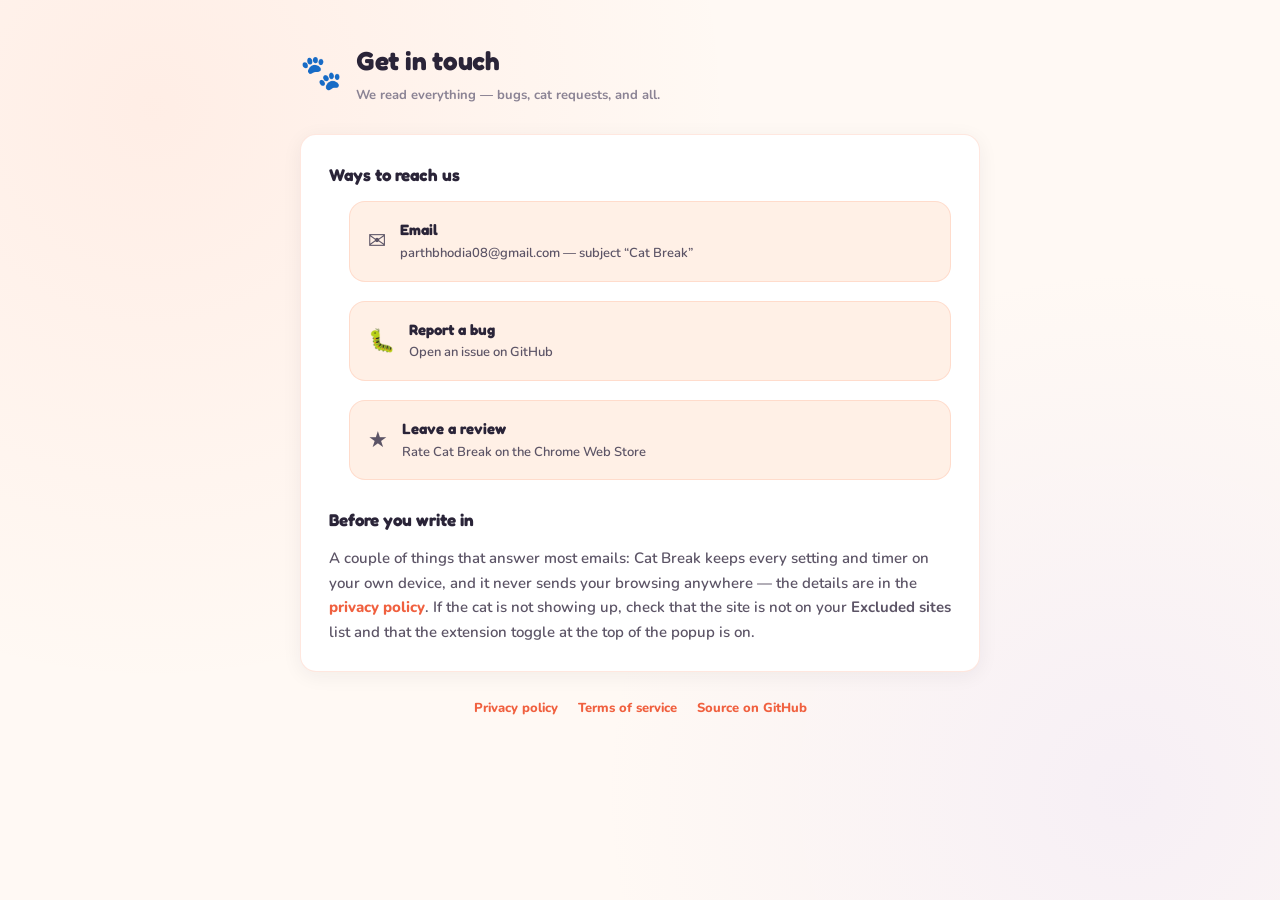
<file: contact.html>
<!DOCTYPE html>
<html lang="en">
<head>
  <meta charset="UTF-8">
  <meta name="viewport" content="width=device-width, initial-scale=1.0">
  <title>Contact – Cat Break</title>
  <link rel="preconnect" href="https://fonts.googleapis.com">
  <link rel="preconnect" href="https://fonts.gstatic.com" crossorigin>
  <link href="https://fonts.googleapis.com/css2?family=Fredoka:wght@500;600;700&family=Nunito:wght@600;700;800&display=swap" rel="stylesheet">
  <link rel="stylesheet" href="pages.css">
</head>
<body>
  <main class="page">
    <header class="page-header">
      <span class="page-logo" aria-hidden="true">🐾</span>
      <div>
        <h1>Get in touch</h1>
        <p>We read everything — bugs, cat requests, and all.</p>
      </div>
    </header>

    <section class="card">
      <h2>Ways to reach us</h2>
      <ul class="contact-actions">
        <li>
          <a class="contact-action" href="mailto:parthbhodia08@gmail.com?subject=Cat%20Break">
            <span class="contact-action-ico" aria-hidden="true">✉️</span>
            <span>
              <span class="contact-action-title">Email</span>
              <span class="contact-action-sub">parthbhodia08@gmail.com — subject “Cat Break”</span>
            </span>
          </a>
        </li>
        <li>
          <a class="contact-action" href="https://github.com/parthbhodia/gatekeep-lock-chrome-extension/issues" target="_blank" rel="noopener">
            <span class="contact-action-ico" aria-hidden="true">🐛</span>
            <span>
              <span class="contact-action-title">Report a bug</span>
              <span class="contact-action-sub">Open an issue on GitHub</span>
            </span>
          </a>
        </li>
        <li>
          <a class="contact-action" href="https://chromewebstore.google.com/detail/cat-break/lnmigkmapjkmfpnjlhnmdkihpnlihagh/reviews" target="_blank" rel="noopener">
            <span class="contact-action-ico" aria-hidden="true">★</span>
            <span>
              <span class="contact-action-title">Leave a review</span>
              <span class="contact-action-sub">Rate Cat Break on the Chrome Web Store</span>
            </span>
          </a>
        </li>
      </ul>

      <h2>Before you write in</h2>
      <p>
        A couple of things that answer most emails: Cat Break keeps every setting and timer on
        your own device, and it never sends your browsing anywhere — the details are in the
        <a href="privacy.html">privacy policy</a>. If the cat is not showing up, check that the
        site is not on your <strong>Excluded sites</strong> list and that the extension toggle
        at the top of the popup is on.
      </p>
    </section>

    <footer class="page-footer">
      <a href="privacy.html">Privacy policy</a>
      <a href="terms.html">Terms of service</a>
      <a href="https://github.com/parthbhodia/gatekeep-lock-chrome-extension" target="_blank" rel="noopener">Source on GitHub</a>
    </footer>
  </main>
</body>
</html>
</file>
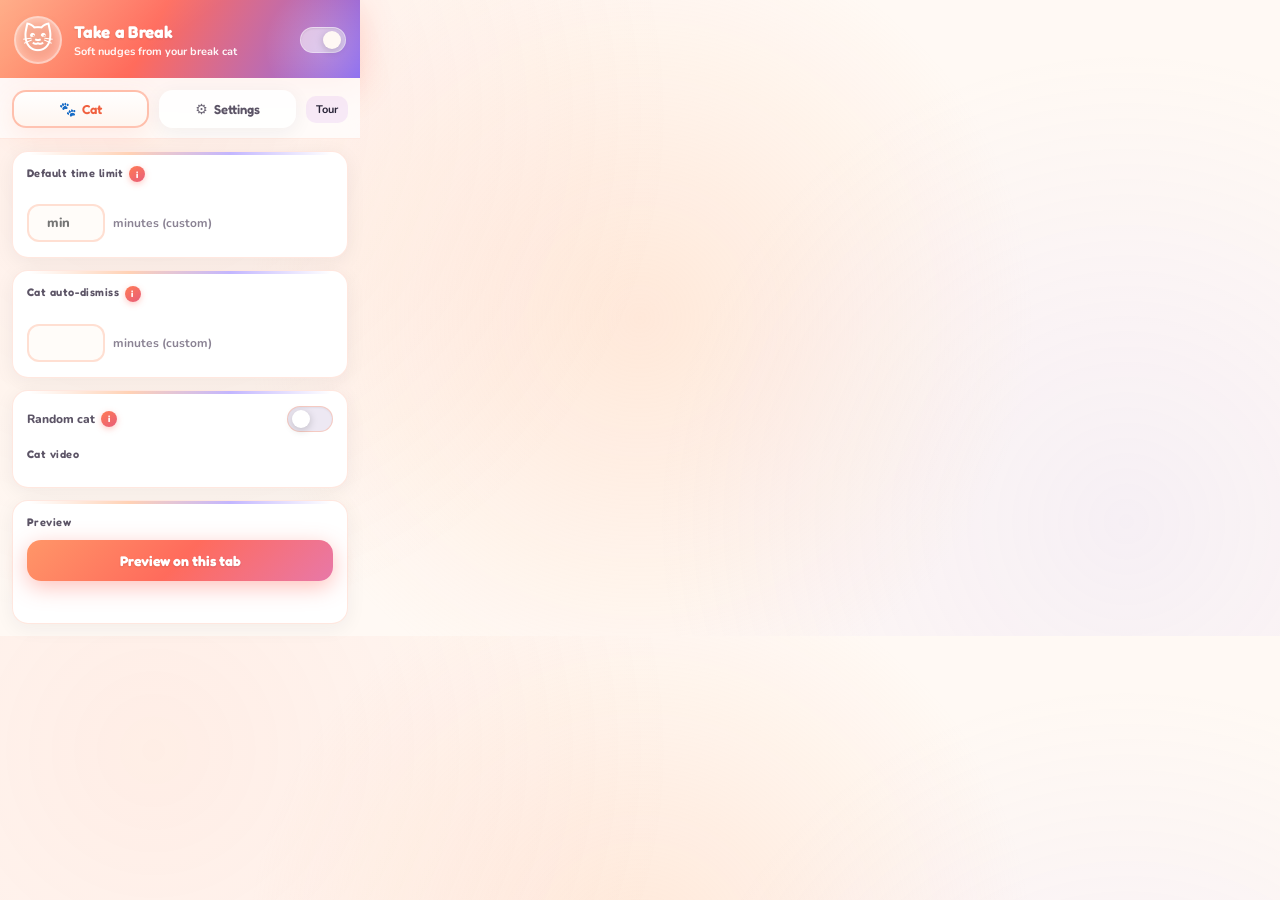
<file: popup.html>
<!DOCTYPE html>
<html lang="en">
<head>
  <meta charset="UTF-8">
  <title>Cat Break</title>
  <link rel="preconnect" href="https://fonts.googleapis.com">
  <link rel="preconnect" href="https://fonts.gstatic.com" crossorigin>
  <link href="https://fonts.googleapis.com/css2?family=Fredoka:wght@500;600;700&family=Nunito:wght@600;700;800&display=swap" rel="stylesheet">
  <link rel="stylesheet" href="popup.css">
</head>
<body>
  <div class="app-shell">
    <div class="header">
      <div class="header-logo-wrap" aria-hidden="true">
        <span class="logo">🐱</span>
        <span class="logo-ring"></span>
      </div>
      <div class="header-text">
        <h1>Take a Break</h1>
        <p>Soft nudges from your break cat</p>
      </div>
      <label class="toggle" title="Enable / disable">
        <input type="checkbox" id="enabled-toggle" checked>
        <span class="toggle-track"><span class="toggle-thumb"></span></span>
      </label>
    </div>

    <div class="tabs" role="tablist" aria-label="Popup sections">
      <button class="tab-btn is-active" data-tab="cat" role="tab" type="button" aria-selected="true"><span class="tab-ico" aria-hidden="true">🐾</span> Cat</button>
      <button class="tab-btn" data-tab="settings" role="tab" type="button" aria-selected="false"><span class="tab-ico" aria-hidden="true">⚙</span> Settings</button>
      <button type="button" class="tour-replay-btn" id="tour-replay" title="Walk through Cat Break features">Tour</button>
    </div>

    <div class="save-indicator" id="save-indicator">Ready</div>

    <section class="tab-panel is-active" data-panel="cat">
      <div class="section" id="tour-anchor-default-limit">
        <span class="label">Default time limit <span class="info" aria-label="What this number does" data-tooltip="How many minutes on a site before the cat visits. Need different limits per site—or sites we should ignore? That’s all in Settings."></span></span>
        <div class="chip-row" id="default-limit-chips-cat"></div>
        <div class="custom-row">
          <input type="number" id="default-limit-cat" placeholder="min" min="1" max="600" class="num-input">
          <span class="unit">minutes (custom)</span>
        </div>
      </div>

      <div class="section">
        <span class="label">Cat auto-dismiss <span class="info" aria-label="Help: auto-dismiss timer" data-tooltip="How long the break cat stays on screen before it closes by itself. You can end it sooner by holding Esc, or holding the Shoo button here (hold time is under Settings)."></span></span>
        <div class="chip-row" id="cat-linger-chips"></div>
        <div class="custom-row">
          <input type="number" id="cat-linger" min="0.1" max="60" step="0.1" class="num-input">
          <span class="unit">minutes (custom)</span>
        </div>
      </div>

      <div class="section">
        <div class="toggle-row">
          <span class="toggle-row-label">Random cat <span class="info" aria-label="Help: random cat" data-tooltip="Picks a different cat from the gallery each time you hit your limit. Off: always uses the video you choose below."></span></span>
          <label class="toggle toggle-inline" for="random-cat-toggle">
            <input type="checkbox" id="random-cat-toggle">
            <span class="toggle-track"><span class="toggle-thumb"></span></span>
          </label>
        </div>
        <span class="label label-after-option">Cat video</span>
        <div id="cat-video-grid" class="cat-video-grid"></div>
        <input type="hidden" id="cat-video">
      </div>

      <div class="section">
        <span class="label">Preview</span>
        <button id="preview-cat-btn" type="button" class="preview-cat-btn" title="See how your break reminder looks on the current tab. Your timer is not changed.">Preview on this tab</button>
        <button id="shoo-cat-btn" type="button" class="shoo-cat-btn is-hidden" title="Press and hold to remove the break cat from this tab"><span class="shoo-fill" aria-hidden="true"></span><span class="shoo-label">Hold to shoo the cat away</span></button>
        <p id="preview-msg" class="preview-msg"></p>
      </div>
    </section>

    <section class="tab-panel" data-panel="settings">
      <div class="section">
        <span class="label">Default time limit <span class="info" aria-label="What this number does" data-tooltip="Your usual minutes-before-the-cat for most sites. Pick special cases in Limit by site below, or never track sites under Excluded."></span></span>
        <div class="chip-row" id="default-limit-chips"></div>
        <div class="custom-row">
          <input type="number" id="default-limit" placeholder="min" min="1" max="600" class="num-input">
          <span class="unit">minutes (custom)</span>
        </div>
      </div>

      <div class="section">
        <label class="option-row" for="limit-social-only">
          <input type="checkbox" id="limit-social-only" class="option-checkbox">
          <span class="option-row-text">Only limit social media sites</span>
          <span class="info" role="img" aria-label="Help: social media only" data-tooltip="Timer and break cat only on the sites ticked below, plus anything on Limit by site. Everywhere else: no tracking. Off: default limit applies to all non-excluded sites."></span>
        </label>
        <p class="option-note">Timed sites. Untick any you don't want, or add others under Limit by site.</p>
        <div class="social-sites" id="social-sites"></div>
      </div>

      <div class="section" id="tour-anchor-listed-only">
        <label class="option-row" for="tracked-sites-only">
          <input type="checkbox" id="tracked-sites-only" class="option-checkbox">
          <span class="option-row-text">Only limit sites on the list below</span>
          <span class="info" role="img" aria-label="Help: only listed sites" data-tooltip="Timer and break cat only for sites on Limit by site. Everywhere else: no tracking. Off: default limit applies to all non-excluded sites."></span>
        </label>
      </div>

      <div class="section" id="tour-anchor-limit-by-site">
        <span class="label">Limit by site <span class="info" aria-label="Help: per-site limits" data-tooltip="Custom minutes per site; overrides the default. With “only listed sites” on, only these domains are timed."></span></span>
        <div id="site-limits" class="site-limits"></div>
        <div class="chip-row" id="per-site-chips"></div>
        <div class="add-row">
          <input type="text" id="add-domain" placeholder="youtube.com" class="site-input">
          <input type="number" id="add-limit" placeholder="min" min="1" max="600" class="min-input">
          <button id="add-btn" class="add-btn">Add</button>
        </div>
      </div>

      <div class="section" id="tour-anchor-excluded">
        <span class="label">Excluded sites <span class="info" aria-label="Help: excluded sites" data-tooltip="These sites are not tracked or blocked."></span></span>
        <div id="excluded-sites" class="site-limits"></div>
        <div class="add-row">
          <input type="text" id="exclude-domain" placeholder="example.com" class="site-input">
          <button id="exclude-add-btn" class="add-btn">Exclude</button>
        </div>
      </div>

      <div class="section">
        <span class="label">Shoo hold time <span class="info" aria-label="Help: shoo hold time" data-tooltip="How long you hold Esc (or the Shoo button) to send the cat away early. Longer makes it harder to dismiss on reflex."></span></span>
        <div class="chip-row" id="shoo-hold-chips"></div>
        <div class="custom-row">
          <input type="number" id="shoo-hold" min="1" max="60" step="1" class="num-input">
          <span class="unit">seconds (custom)</span>
        </div>
      </div>

      <div class="section">
        <label class="option-row" for="share-usage">
          <input type="checkbox" id="share-usage" class="option-checkbox">
          <span class="option-row-text">Share anonymous usage stats</span>
          <span class="info" role="img" aria-label="Help: usage stats" data-tooltip="Anonymous counts only: whether the cat loaded, how breaks end, which settings are in use, and whether a break was on one of the built-in sites (YouTube, Instagram, Amazon and so on) or on another site. Never any other site name, page content, or anything that identifies you. Turn off any time."></span>
        </label>
      </div>

      <div class="section is-hidden" id="quick-action-section">
        <span class="label">Quick action</span>
        <button id="shoo-cat-btn-settings" type="button" class="shoo-cat-btn is-hidden" title="Press and hold to remove the break cat from this tab"><span class="shoo-fill" aria-hidden="true"></span><span class="shoo-label">Hold to shoo the cat away</span></button>
      </div>
    </section>

    <!-- Stats panel hidden for now
    <section class="tab-panel" data-panel="today">
      <div class="section">
        <div class="section-header">
          <span class="label">Today's usage</span>
          <button id="reset-all-btn" class="reset-btn" type="button">Reset today</button>
        </div>
        <div id="stats-list" class="stats-list">
          <div class="empty">Loading...</div>
        </div>
      </div>
    </section>
    -->
    <div class="review-banner" id="review-banner">
      <span>🐾 Enjoying Cat Break?</span>
      <a id="review-link" class="review-link" target="_blank" rel="noopener">Leave a review ★</a>
      <button class="review-dismiss" id="review-dismiss" title="Dismiss">✕</button>
    </div>
  </div>
  <div id="tour-overlay" class="tour-overlay is-hidden" aria-hidden="true">
    <div id="tour-scrim" class="tour-scrim" aria-hidden="true"></div>
    <div class="tour-modal" role="dialog" aria-modal="true" aria-labelledby="tour-title">
      <div class="tour-sparkle" aria-hidden="true">✨🐱✨</div>
      <h2 id="tour-title" class="tour-title">Welcome</h2>
      <p id="tour-body" class="tour-body"></p>
      <div id="tour-dots" class="tour-dots" aria-hidden="true"></div>
      <div class="tour-actions">
        <button type="button" class="tour-skip" id="tour-skip">Skip tour</button>
        <button type="button" class="tour-next" id="tour-next">Next</button>
      </div>
    </div>
  </div>
  <div id="toast" class="toast" aria-live="polite"></div>
  <script src="popup.js"></script>
</body>
</html>
</file>
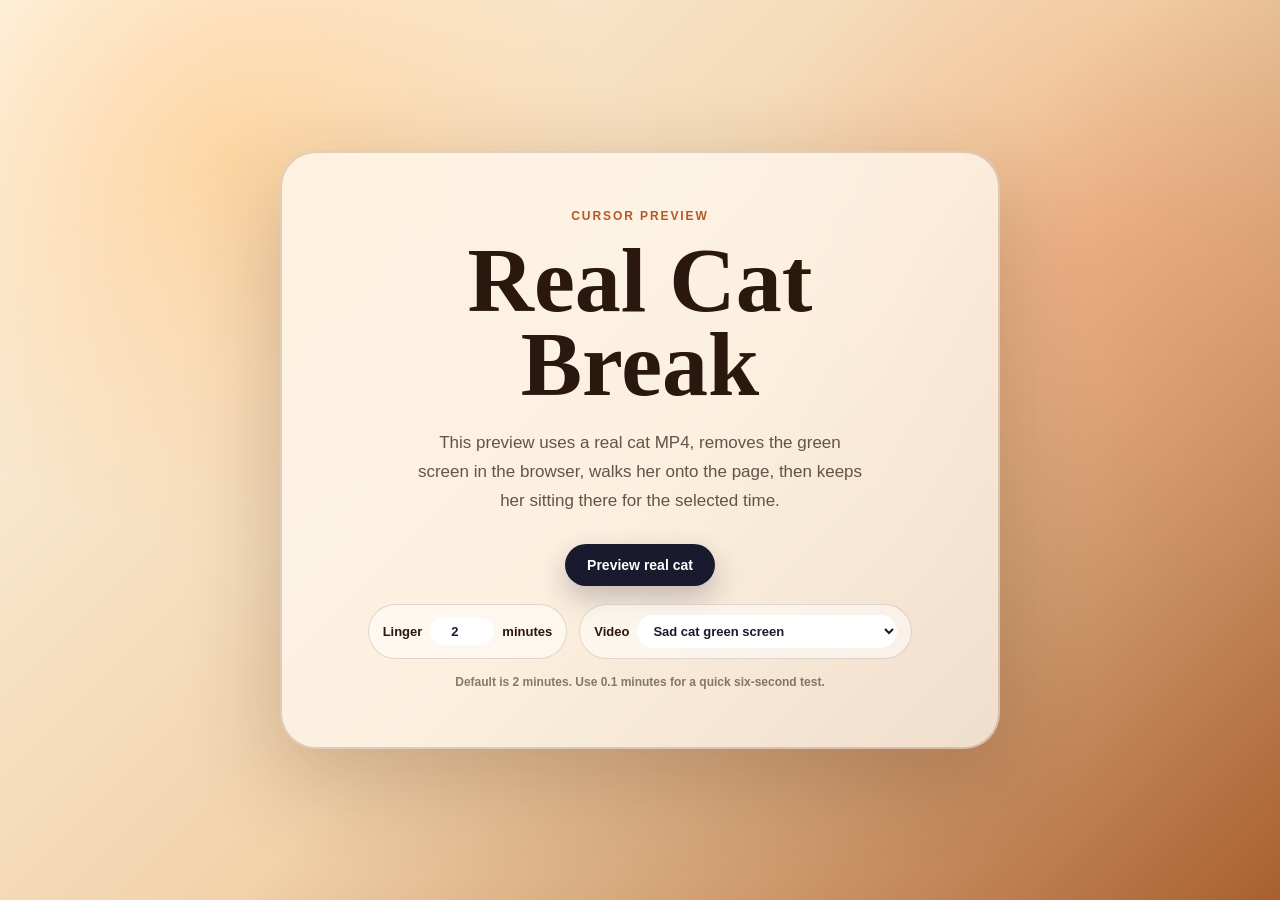
<file: preview.html>
<!DOCTYPE html>
<html lang="en">
<head>
  <meta charset="UTF-8">
  <meta name="viewport" content="width=device-width, initial-scale=1.0">
  <title>Real Cat Break Preview</title>
  <style>
    *, *::before, *::after { box-sizing: border-box; }

    body {
      min-height: 100vh;
      margin: 0;
      overflow: hidden;
      font-family: Georgia, "Times New Roman", serif;
      color: #2a170d;
      background:
        radial-gradient(circle at 18% 18%, rgba(255, 198, 125, 0.55), transparent 24rem),
        radial-gradient(circle at 86% 28%, rgba(255, 112, 67, 0.22), transparent 22rem),
        linear-gradient(135deg, #fff6e9 0%, #f1d2a9 52%, #a95f30 100%);
    }

    .preview-page {
      position: relative;
      display: grid;
      min-height: 100vh;
      place-items: center;
      padding: 32px;
    }

    .preview-card {
      width: min(720px, 90vw);
      padding: clamp(28px, 5vw, 56px);
      border: 2px solid rgba(83, 42, 18, 0.18);
      border-radius: 36px;
      background: rgba(255, 250, 242, 0.74);
      box-shadow: 0 30px 90px rgba(71, 34, 12, 0.24);
      text-align: center;
    }

    .eyebrow {
      margin: 0 0 14px;
      font: 800 12px/1.2 sans-serif;
      letter-spacing: 0.16em;
      text-transform: uppercase;
      color: #b45a24;
    }

    h1 {
      margin: 0;
      font-size: clamp(42px, 8vw, 92px);
      line-height: 0.92;
    }

    .body {
      max-width: 48ch;
      margin: 22px auto 28px;
      font: 500 17px/1.7 sans-serif;
      color: rgba(42, 23, 13, 0.72);
    }

    .preview-button {
      border: 0;
      border-radius: 999px;
      padding: 14px 22px;
      color: white;
      background: #1a1a2e;
      cursor: pointer;
      font: 800 14px/1 sans-serif;
      box-shadow: 0 12px 28px rgba(26, 26, 46, 0.24);
    }

    .preview-button:active {
      transform: translateY(1px);
    }

    .control-row {
      display: flex;
      flex-wrap: wrap;
      justify-content: center;
      gap: 12px;
      margin-top: 18px;
    }

    .linger-label {
      display: inline-flex;
      align-items: center;
      gap: 8px;
      padding: 10px 14px;
      border: 1px solid rgba(83, 42, 18, 0.16);
      border-radius: 999px;
      background: rgba(255, 255, 255, 0.5);
      font: 800 13px/1 sans-serif;
    }

    .linger-label input {
      width: 64px;
      border: 0;
      border-radius: 999px;
      padding: 6px 8px;
      text-align: center;
      font: 800 13px/1 sans-serif;
      color: #1a1a2e;
      background: white;
      outline: 2px solid transparent;
    }

    .linger-label input:focus {
      outline-color: rgba(245, 160, 85, 0.6);
    }

    .cat-select {
      min-width: 260px;
      border: 0;
      border-radius: 999px;
      padding: 8px 12px;
      font: 800 13px/1 sans-serif;
      color: #1a1a2e;
      background: white;
      outline: 2px solid transparent;
    }

    .cat-select:focus {
      outline-color: rgba(245, 160, 85, 0.6);
    }

    .preview-note {
      margin: 14px 0 0;
      font: 700 12px/1.5 sans-serif;
      color: rgba(42, 23, 13, 0.55);
    }

    .cat-stage {
      position: fixed;
      inset: 0;
      z-index: 20;
      display: grid;
      place-items: end start;
      padding: 0 24px 0 0;
      pointer-events: none;
      opacity: 0;
      background: linear-gradient(180deg, rgba(26, 18, 13, 0.04), rgba(26, 18, 13, 0.18));
      transition: opacity 0.35s ease;
    }

    .cat-stage.is-visible {
      opacity: 1;
    }

    .cat-stage.is-leaving {
      opacity: 0;
    }

    .cat-wrap {
      position: relative;
      width: min(52vw, 620px);
      transform: translate(-150px, 34px);
      transform-origin: 50% 100%;
    }

    .cat-canvas {
      display: block;
      width: 100%;
      height: auto;
      max-height: 92vh;
      object-fit: contain;
      filter: drop-shadow(0 34px 58px rgba(0, 0, 0, 0.2));
    }

    .cat-stage.is-sitting .cat-canvas {
      animation: cat-sit-breathe 3s ease-in-out infinite alternate;
    }

    .cat-shadow {
      position: absolute;
      left: 50%;
      bottom: 1.5%;
      width: 64%;
      height: 9%;
      border-radius: 999px;
      background: radial-gradient(ellipse, rgba(0,0,0,0.2), rgba(0,0,0,0) 76%);
      transform: translateX(-50%);
      filter: blur(22px);
    }

    .cat-timer {
      position: fixed;
      top: 36%;
      left: 50%;
      z-index: 2147483647;
      transform: translate(-50%, -50%);
      min-width: 280px;
      padding: 18px 32px 22px;
      border-radius: 30px;
      color: white;
      background: rgba(0, 0, 0, 0.48);
      box-shadow: 0 18px 70px rgba(0, 0, 0, 0.36);
      font: 900 clamp(72px, 13vw, 172px)/0.9 sans-serif;
      letter-spacing: -0.08em;
      text-align: center;
      opacity: 0;
      pointer-events: none;
      text-shadow:
        0 5px 18px rgba(0, 0, 0, 0.58),
        0 1px 2px rgba(0, 0, 0, 0.42);
      transition: opacity 0.25s ease, transform 0.25s ease;
    }

    .cat-timer.is-visible {
      opacity: 1;
      transform: translate(-50%, -50%) scale(1);
    }

    .source-video {
      display: none;
    }

    .cutout-warning {
      position: fixed;
      bottom: 22px;
      left: 50%;
      z-index: 2147483647;
      max-width: min(560px, calc(100vw - 32px));
      transform: translateX(-50%);
      padding: 12px 16px;
      border-radius: 999px;
      color: white;
      background: rgba(26, 26, 46, 0.9);
      box-shadow: 0 14px 38px rgba(0, 0, 0, 0.24);
      font: 800 12px/1.35 sans-serif;
      text-align: center;
      opacity: 0;
      pointer-events: none;
      transition: opacity 0.2s ease;
    }

    .cutout-warning.is-visible {
      opacity: 1;
    }

    @keyframes cat-sit-breathe {
      from { transform: translateY(0) scale(1); }
      to { transform: translateY(-8px) scale(1.01); }
    }

  </style>
</head>
<body>
  <main class="preview-page">
    <section class="preview-card">
      <p class="eyebrow">Cursor Preview</p>
      <h1>Real Cat Break</h1>
      <p class="body">
        This preview uses a real cat MP4, removes the green screen in the browser,
        walks her onto the page, then keeps her sitting there for the selected time.
      </p>
      <button class="preview-button" type="button" id="preview-trigger">Preview real cat</button>
      <div class="control-row">
        <label class="linger-label">
          Linger
          <input id="linger-minutes" type="number" min="0.1" step="0.1" value="2">
          minutes
        </label>
        <label class="linger-label">
          Video
          <select id="cat-video-choice" class="cat-select">
            <option value="YTDown_YouTube_Sad-Cat-Meowing-Meme-Green-Screen-sadcat_Media_2ND0G6nIUKY_001_1080p.mp4">Sad cat green screen</option>
            <option value="snaptik_7330929514878356741_v3.mp4">Snaptik cat option 2</option>
            <option value="snaptik_7313952845961645314_v3.mp4">Snaptik cat option</option>
            <option value="snaptik_7632449998856178965_v3.mp4">Snaptik cat option 3</option>
            <option value="assets/From KlickPin CF Explore Budget-friendly journaling prompts that feel fresh practical and surprisingly easy to try for your next Pinterest save - Pin-1009861916434987310.mp4">Morning pages</option>
            <option value="assets/From KlickPin CF Love these elegant bridal look tips to make your next project easier and prettier with practical inspiration you can use right away and create a - Pin-934356253930197107.mp4">Elegant steps</option>
            <option value="assets/From KlickPin CF Rustic Wedding Bouquet Ideas for 2026 - Pin-650981321193891957.mp4">Garden stroll</option>
            <option value="assets/1fba07daca9d581992897b2cd098519a.mp4">Alley amble</option>
            <option value="assets/46a19be0b5bfdab4ca631bff5c4c59de_720w.mp4">Window watcher</option>
            <option value="assets/6b3a5a231ba53006350a2cf77c037c57_720w.mp4">Curious pace</option>
            <option value="assets/a98487b2ff946c18877c93fd2a3cfc63_720w.mp4">Lazy stretch</option>
            <option value="assets/b03803a60a90e705c3ac00e33bdb3500_t4.mp4">Street strut</option>
            <option value="assets/b2e0f2aa5d97ac9b310f4891fa21120a_720w.mp4">Twilight prowl</option>
          </select>
        </label>
      </div>
      <p class="preview-note">Default is 2 minutes. Use 0.1 minutes for a quick six-second test.</p>
    </section>
  </main>

  <section class="cat-stage" id="cat-stage" aria-live="polite">
    <div class="cat-wrap">
      <canvas class="cat-canvas" id="cat-canvas"></canvas>
      <div class="cat-shadow"></div>
    </div>
  </section>
  <div class="cat-timer" id="cat-timer">Cat will linger for 2 minutes</div>
  <div class="cutout-warning" id="cutout-warning">This video is not keyed enough to isolate the cat cleanly.</div>
  <video class="source-video" id="source-video" src="YTDown_YouTube_Sad-Cat-Meowing-Meme-Green-Screen-sadcat_Media_2ND0G6nIUKY_001_1080p.mp4" muted loop playsinline preload="auto"></video>

  <script>
    const stage = document.getElementById('cat-stage');
    const timer = document.getElementById('cat-timer');
    const video = document.getElementById('source-video');
    const videoChoice = document.getElementById('cat-video-choice');
    const canvas = document.getElementById('cat-canvas');
    const cutoutWarning = document.getElementById('cutout-warning');
    const ctx = canvas.getContext('2d', { willReadFrequently: true });
    const buffer = document.createElement('canvas');
    const bufferCtx = buffer.getContext('2d', { willReadFrequently: true });
    let hideTimer = null;
    let countdownTimer = null;
    let drawFrameId = null;
    let warnedAboutCutout = false;

    function setupCanvas() {
      const { width, height } = getScaledVideoSize();
      canvas.width = width;
      canvas.height = height;
      buffer.width = width;
      buffer.height = height;
    }

    function drawCatFrame() {
      if (video.readyState >= 2) {
        const targetSize = getScaledVideoSize();
        if (buffer.width !== targetSize.width || buffer.height !== targetSize.height) {
          setupCanvas();
        }

        bufferCtx.drawImage(video, 0, 0, buffer.width, buffer.height);
        const frame = bufferCtx.getImageData(0, 0, buffer.width, buffer.height);
        const pixels = frame.data;
        const width = frame.width;
        const height = frame.height;
        const alphaMask = new Uint8ClampedArray(width * height);

        for (let i = 0; i < pixels.length; i += 4) {
          const r = pixels[i];
          const g = pixels[i + 1];
          const b = pixels[i + 2];
          const keyStrength = getGreenKeyStrength(r, g, b);
          const alphaIndex = i / 4;

          if (keyStrength > 0.86) {
            pixels[i + 3] = 0;
          } else if (keyStrength > 0.07) {
            const fade = smoothstep(0.07, 0.86, keyStrength);
            pixels[i + 3] = Math.round(255 * (1 - fade));
          }

          if (keyStrength > 0.01 || g > r * 0.82 || g > b + 6) {
            const neutralGreen = Math.round((r * 0.62) + (b * 0.28) + 10);
            pixels[i + 1] = Math.min(g, neutralGreen);
          }

          alphaMask[alphaIndex] = pixels[i + 3];
        }

        fillAlphaHoles(pixels, alphaMask, width, height);
        featherAlpha(pixels, alphaMask, width, height);

        for (let i = 3; i < pixels.length; i += 4) {
          if (pixels[i] < 12) pixels[i] = 0;
        }

        const bounds = getAlphaBounds(pixels, width, height, 28);
        if (bounds) {
          const cropWidth = bounds.maxX - bounds.minX + 1;
          const cropHeight = bounds.maxY - bounds.minY + 1;
          const coverage = (cropWidth * cropHeight) / (width * height);

          canvas.width = cropWidth;
          canvas.height = cropHeight;
          ctx.putImageData(frame, -bounds.minX, -bounds.minY);

          if (coverage > 0.82 && !warnedAboutCutout) {
            showCutoutWarning('This video still looks like a full frame. It may not have a removable green-screen background.');
          }
        } else {
          canvas.width = width;
          canvas.height = height;
          ctx.clearRect(0, 0, width, height);
          if (!warnedAboutCutout) {
            showCutoutWarning('No keyed cat pixels were detected in this video.');
          }
        }
      }

      drawFrameId = requestAnimationFrame(drawCatFrame);
    }

    function getScaledVideoSize() {
      const sourceWidth = video.videoWidth || 1920;
      const sourceHeight = video.videoHeight || 1080;
      const width = Math.min(1280, sourceWidth);
      const height = Math.round((sourceHeight / sourceWidth) * width);
      return { width, height };
    }

    function smoothstep(edge0, edge1, value) {
      const x = Math.max(0, Math.min(1, (value - edge0) / (edge1 - edge0)));
      return x * x * (3 - 2 * x);
    }

    function getGreenKeyStrength(r, g, b) {
      const max = Math.max(r, g, b);
      const min = Math.min(r, g, b);
      const maxRedBlue = Math.max(r, b);
      const saturation = max === 0 ? 0 : (max - min) / max;
      const greenExcess = g - maxRedBlue;
      const greenLeaning = g > r * 1.04 && g > b * 1.08;

      if (!greenLeaning || saturation < 0.085) return 0;

      const dominanceStrength = smoothstep(6, 54, greenExcess);
      const saturationStrength = smoothstep(0.085, 0.42, saturation);
      const brightnessStrength = smoothstep(18, 74, max);
      const shadowStrength = greenExcess > 4 ? smoothstep(0.11, 0.32, saturation) * brightnessStrength * 0.62 : 0;

      return Math.min(1, Math.max(dominanceStrength * saturationStrength, shadowStrength));
    }

    function fillAlphaHoles(pixels, alphaMask, width, height) {
      const repaired = new Uint8ClampedArray(alphaMask);

      for (let y = 2; y < height - 2; y += 1) {
        for (let x = 2; x < width - 2; x += 1) {
          const maskIndex = y * width + x;
          if (alphaMask[maskIndex] > 32) continue;

          let opaqueNeighbors = 0;
          let alphaTotal = 0;
          let redTotal = 0;
          let greenTotal = 0;
          let blueTotal = 0;

          for (let oy = -2; oy <= 2; oy += 1) {
            for (let ox = -2; ox <= 2; ox += 1) {
              if (ox === 0 && oy === 0) continue;
              const neighborIndex = (y + oy) * width + x + ox;
              const neighborAlpha = alphaMask[neighborIndex];
              if (neighborAlpha <= 132) continue;

              const pixelIndex = neighborIndex * 4;
              opaqueNeighbors += 1;
              alphaTotal += neighborAlpha;
              redTotal += pixels[pixelIndex];
              greenTotal += pixels[pixelIndex + 1];
              blueTotal += pixels[pixelIndex + 2];
            }
          }

          if (opaqueNeighbors < 16) continue;

          const pixelIndex = maskIndex * 4;
          repaired[maskIndex] = Math.round(alphaTotal / opaqueNeighbors);
          pixels[pixelIndex] = Math.round(redTotal / opaqueNeighbors);
          pixels[pixelIndex + 1] = Math.round(greenTotal / opaqueNeighbors);
          pixels[pixelIndex + 2] = Math.round(blueTotal / opaqueNeighbors);
        }
      }

      alphaMask.set(repaired);
      for (let i = 0; i < alphaMask.length; i += 1) {
        pixels[(i * 4) + 3] = alphaMask[i];
      }
    }

    function featherAlpha(pixels, alphaMask, width, height) {
      for (let y = 1; y < height - 1; y += 1) {
        for (let x = 1; x < width - 1; x += 1) {
          const maskIndex = y * width + x;
          const alpha = alphaMask[maskIndex];
          if (alpha === 0) continue;

          let total = 0;
          for (let oy = -1; oy <= 1; oy += 1) {
            for (let ox = -1; ox <= 1; ox += 1) {
              total += alphaMask[(y + oy) * width + x + ox];
            }
          }

          const average = total / 9;
          const softened = average < alpha ? Math.round(alpha * 0.42 + average * 0.58) : alpha;
          pixels[(maskIndex * 4) + 3] = Math.min(alpha, softened);
        }
      }
    }

    function getAlphaBounds(pixels, width, height, padding) {
      let minX = width;
      let minY = height;
      let maxX = -1;
      let maxY = -1;

      for (let y = 0; y < height; y += 1) {
        for (let x = 0; x < width; x += 1) {
          const alpha = pixels[((y * width + x) * 4) + 3];
          if (alpha <= 28) continue;

          if (x < minX) minX = x;
          if (x > maxX) maxX = x;
          if (y < minY) minY = y;
          if (y > maxY) maxY = y;
        }
      }

      if (maxX < minX || maxY < minY) return null;

      return {
        minX: Math.max(0, minX - padding),
        minY: Math.max(0, minY - padding),
        maxX: Math.min(width - 1, maxX + padding),
        maxY: Math.min(height - 1, maxY + padding)
      };
    }

    function showCutoutWarning(message) {
      warnedAboutCutout = true;
      cutoutWarning.textContent = message;
      cutoutWarning.classList.add('is-visible');
    }

    function getLingerMs() {
      const minutes = parseFloat(document.getElementById('linger-minutes').value);
      return Math.max(0.1, Number.isFinite(minutes) ? minutes : 2) * 60 * 1000;
    }

    function formatMinutes(ms) {
      const minutes = ms / 60000;
      return `${minutes.toFixed(minutes < 1 ? 1 : 0)} minute${minutes === 1 ? '' : 's'}`;
    }

    function formatCountdown(ms) {
      const totalSeconds = Math.max(0, Math.ceil(ms / 1000));
      const minutes = Math.floor(totalSeconds / 60);
      const seconds = totalSeconds % 60;
      return `${minutes}:${String(seconds).padStart(2, '0')}`;
    }

    async function previewCat() {
      const lingerMs = getLingerMs();
      clearTimeout(hideTimer);
      clearInterval(countdownTimer);
      cancelAnimationFrame(drawFrameId);
      warnedAboutCutout = false;
      cutoutWarning.classList.remove('is-visible');

      if (video.getAttribute('src') !== videoChoice.value) {
        video.pause();
        video.setAttribute('src', videoChoice.value);
        video.load();
      }

      setupCanvas();
      stage.classList.remove('is-visible', 'is-leaving', 'is-sitting');
      void stage.offsetWidth;

      video.currentTime = 0;
      await video.play();
      drawCatFrame();

      const endsAt = Date.now() + lingerMs;
      timer.textContent = formatCountdown(lingerMs);
      stage.classList.add('is-visible', 'is-sitting');
      timer.classList.add('is-visible');
      countdownTimer = setInterval(() => {
        timer.textContent = formatCountdown(endsAt - Date.now());
      }, 250);

      hideTimer = setTimeout(() => {
        stage.classList.add('is-leaving');
        timer.classList.remove('is-visible');
        cutoutWarning.classList.remove('is-visible');
        clearInterval(countdownTimer);
        setTimeout(() => {
          stage.classList.remove('is-visible', 'is-leaving', 'is-sitting');
          video.pause();
          cancelAnimationFrame(drawFrameId);
        }, 450);
      }, lingerMs);
    }

    document.getElementById('preview-trigger').addEventListener('click', previewCat);
    video.addEventListener('loadedmetadata', setupCanvas);
    window.addEventListener('DOMContentLoaded', () => setTimeout(previewCat, 500));
  </script>
</body>
</html>
</file>
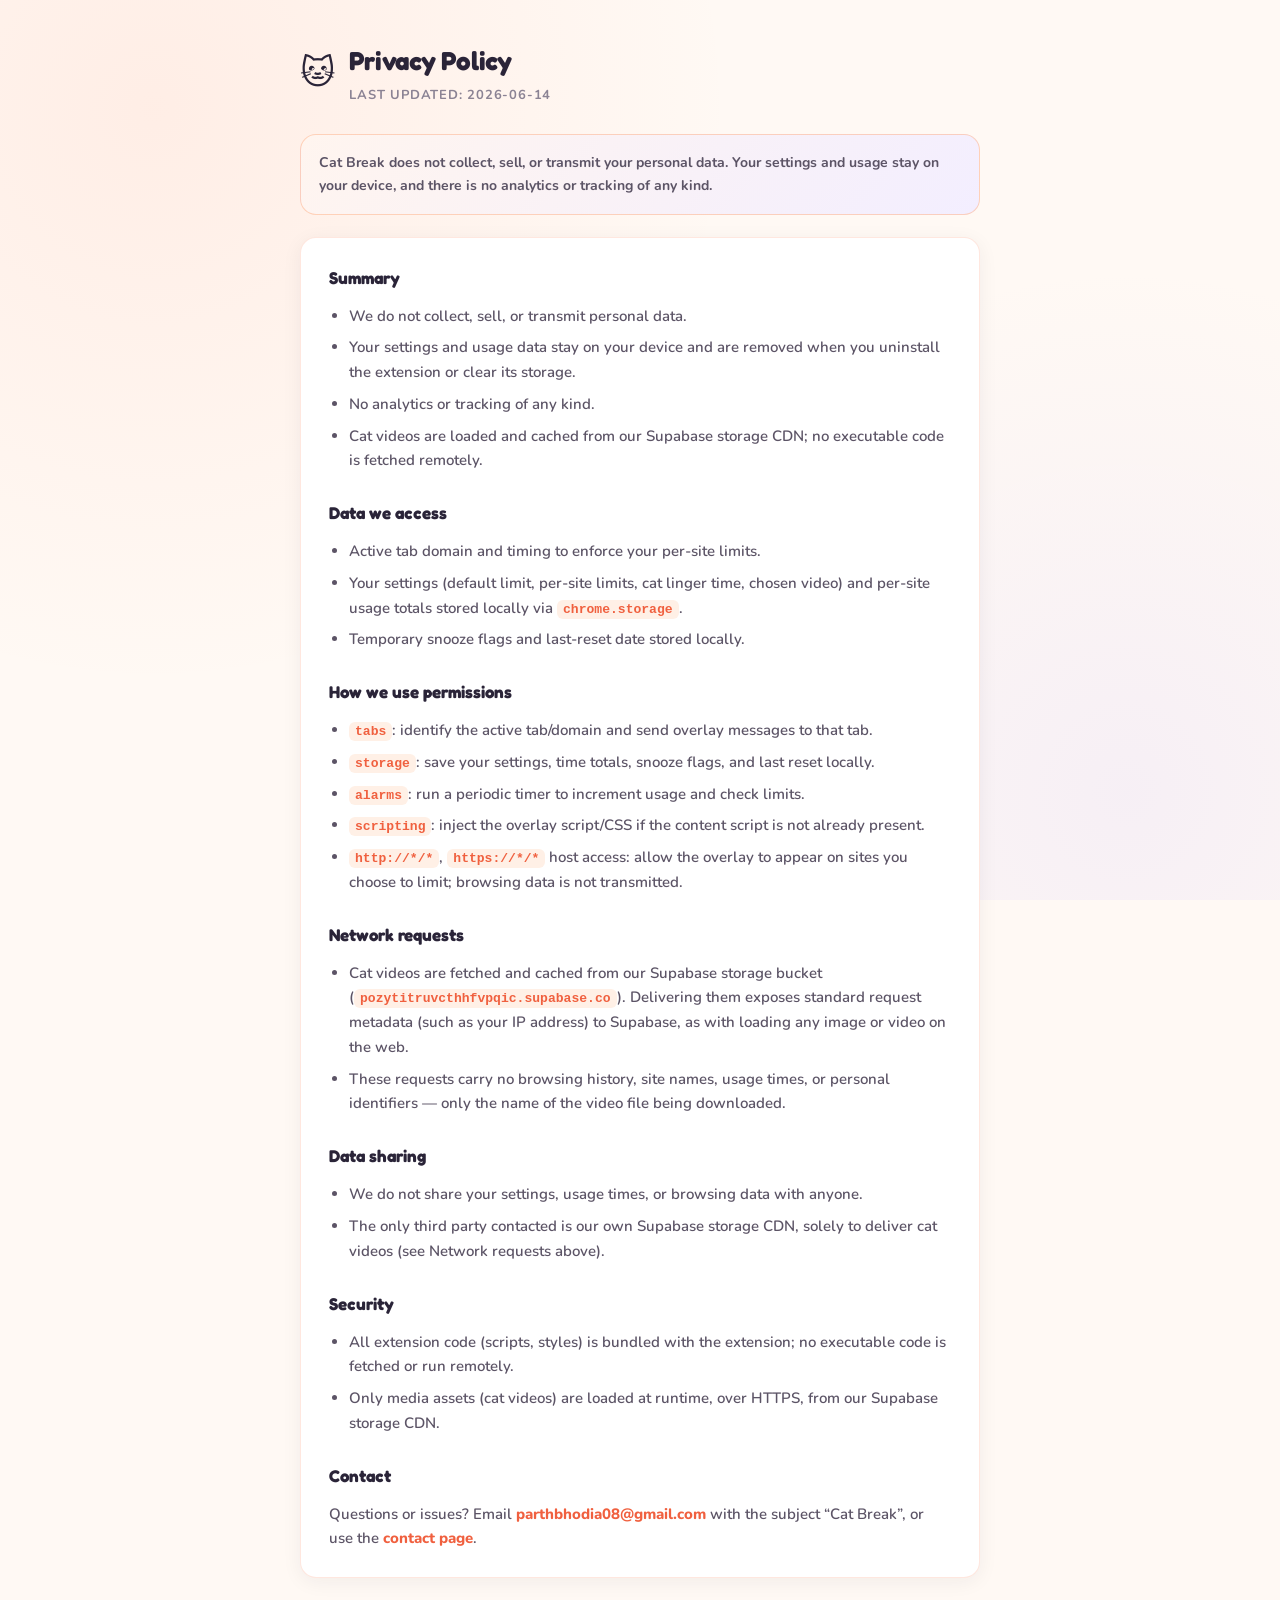
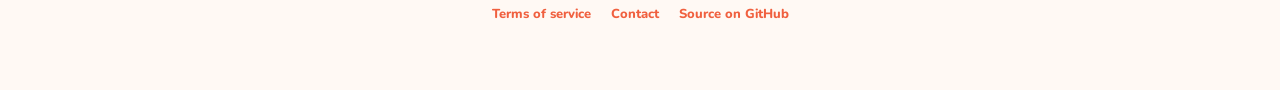
<file: privacy.html>
<!DOCTYPE html>
<html lang="en">
<head>
  <meta charset="UTF-8">
  <meta name="viewport" content="width=device-width, initial-scale=1.0">
  <title>Privacy Policy – Cat Break</title>
  <link rel="preconnect" href="https://fonts.googleapis.com">
  <link rel="preconnect" href="https://fonts.gstatic.com" crossorigin>
  <link href="https://fonts.googleapis.com/css2?family=Fredoka:wght@500;600;700&family=Nunito:wght@600;700;800&display=swap" rel="stylesheet">
  <link rel="stylesheet" href="pages.css">
</head>
<body>
  <main class="page">
    <header class="page-header">
      <span class="page-logo" aria-hidden="true">🐱</span>
      <div>
        <h1>Privacy Policy</h1>
        <p class="updated">Last updated: 2026-06-14</p>
      </div>
    </header>

    <p class="highlight">
      Cat Break does not collect, sell, or transmit your personal data. Your settings and
      usage stay on your device, and there is no analytics or tracking of any kind.
    </p>

    <section class="card">
      <h2>Summary</h2>
      <ul>
        <li>We do not collect, sell, or transmit personal data.</li>
        <li>Your settings and usage data stay on your device and are removed when you uninstall the extension or clear its storage.</li>
        <li>No analytics or tracking of any kind.</li>
        <li>Cat videos are loaded and cached from our Supabase storage CDN; no executable code is fetched remotely.</li>
      </ul>

      <h2>Data we access</h2>
      <ul>
        <li>Active tab domain and timing to enforce your per-site limits.</li>
        <li>Your settings (default limit, per-site limits, cat linger time, chosen video) and per-site usage totals stored locally via <code>chrome.storage</code>.</li>
        <li>Temporary snooze flags and last-reset date stored locally.</li>
      </ul>

      <h2>How we use permissions</h2>
      <ul>
        <li><code>tabs</code>: identify the active tab/domain and send overlay messages to that tab.</li>
        <li><code>storage</code>: save your settings, time totals, snooze flags, and last reset locally.</li>
        <li><code>alarms</code>: run a periodic timer to increment usage and check limits.</li>
        <li><code>scripting</code>: inject the overlay script/CSS if the content script is not already present.</li>
        <li><code>http://*/*</code>, <code>https://*/*</code> host access: allow the overlay to appear on sites you choose to limit; browsing data is not transmitted.</li>
      </ul>

      <h2>Network requests</h2>
      <ul>
        <li>Cat videos are fetched and cached from our Supabase storage bucket (<code>pozytitruvcthhfvpqic.supabase.co</code>). Delivering them exposes standard request metadata (such as your IP address) to Supabase, as with loading any image or video on the web.</li>
        <li>These requests carry no browsing history, site names, usage times, or personal identifiers — only the name of the video file being downloaded.</li>
      </ul>

      <h2>Data sharing</h2>
      <ul>
        <li>We do not share your settings, usage times, or browsing data with anyone.</li>
        <li>The only third party contacted is our own Supabase storage CDN, solely to deliver cat videos (see Network requests above).</li>
      </ul>

      <h2>Security</h2>
      <ul>
        <li>All extension code (scripts, styles) is bundled with the extension; no executable code is fetched or run remotely.</li>
        <li>Only media assets (cat videos) are loaded at runtime, over HTTPS, from our Supabase storage CDN.</li>
      </ul>

      <h2>Contact</h2>
      <p>
        Questions or issues? Email
        <a href="mailto:parthbhodia08@gmail.com?subject=Cat%20Break">parthbhodia08@gmail.com</a>
        with the subject “Cat Break”, or use the <a href="contact.html">contact page</a>.
      </p>
    </section>

    <footer class="page-footer">
      <a href="terms.html">Terms of service</a>
      <a href="contact.html">Contact</a>
      <a href="https://github.com/parthbhodia/gatekeep-lock-chrome-extension" target="_blank" rel="noopener">Source on GitHub</a>
    </footer>
  </main>
</body>
</html>
</file>
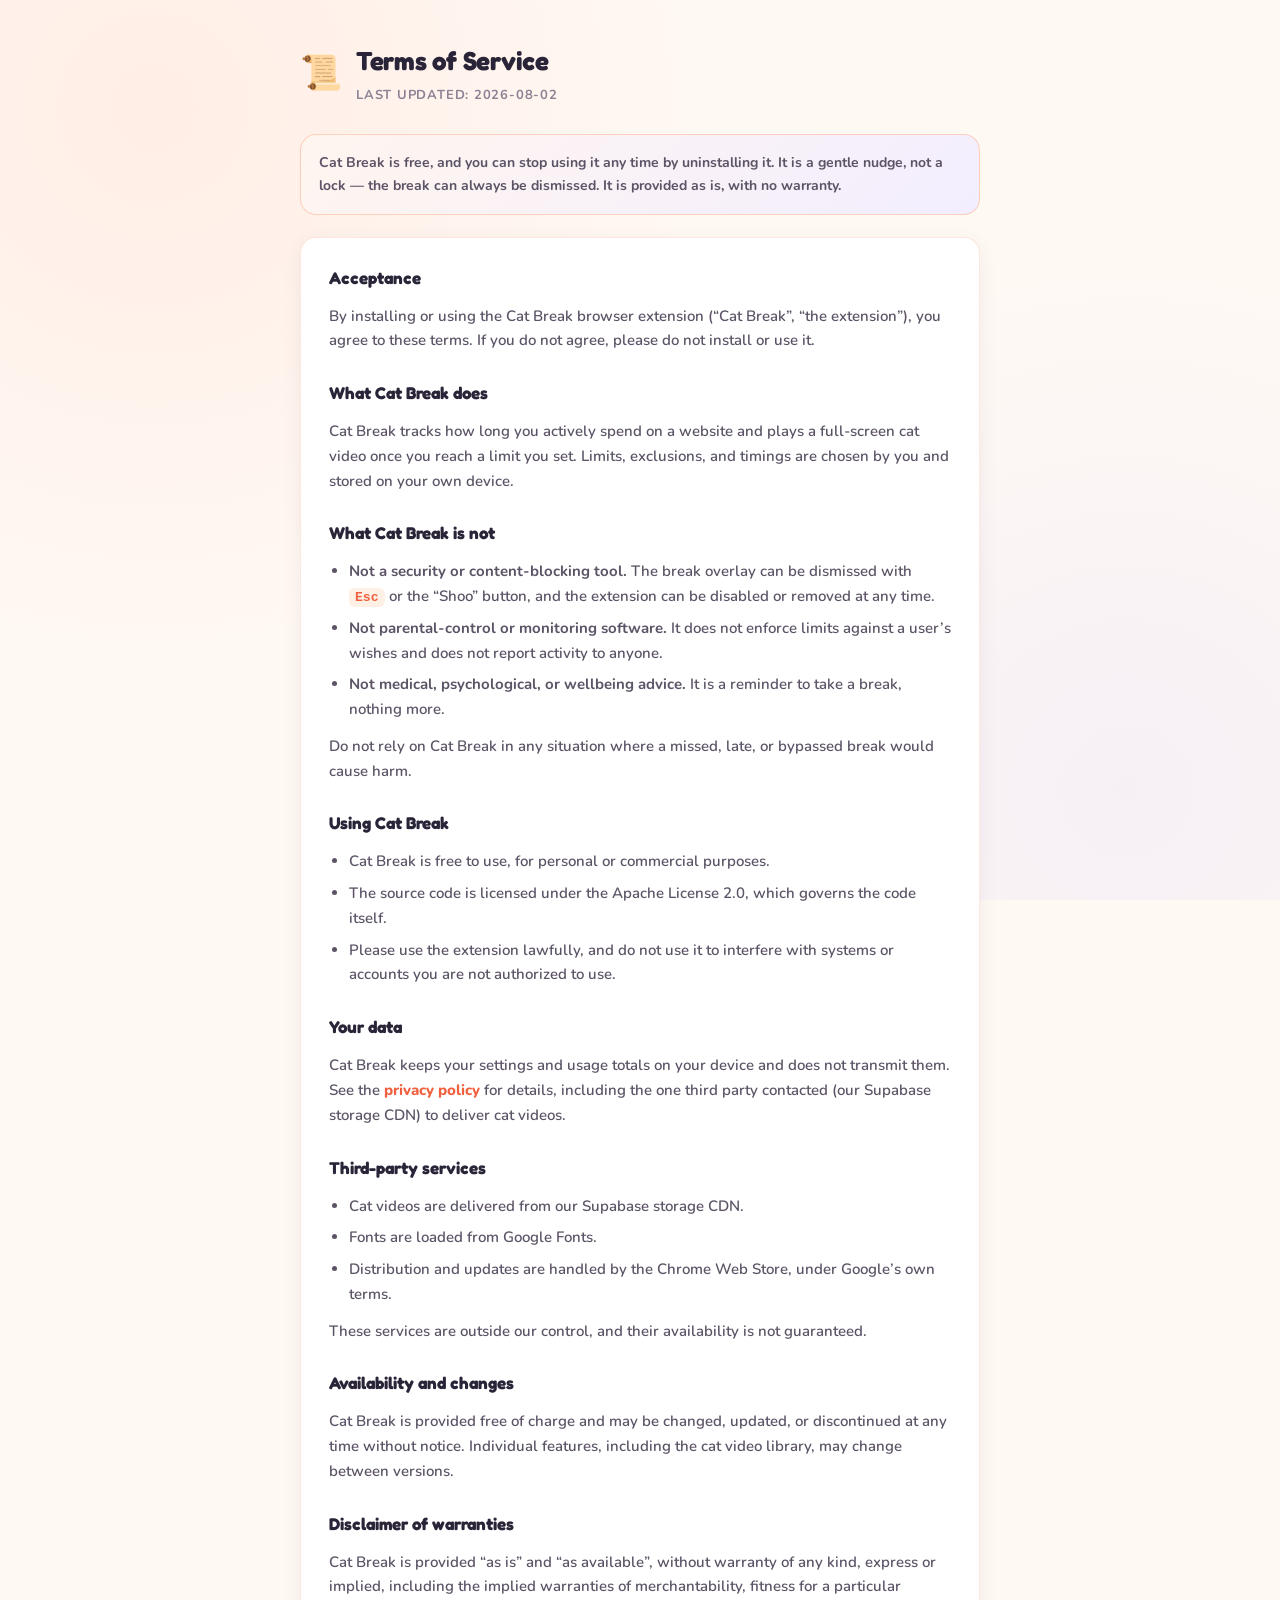
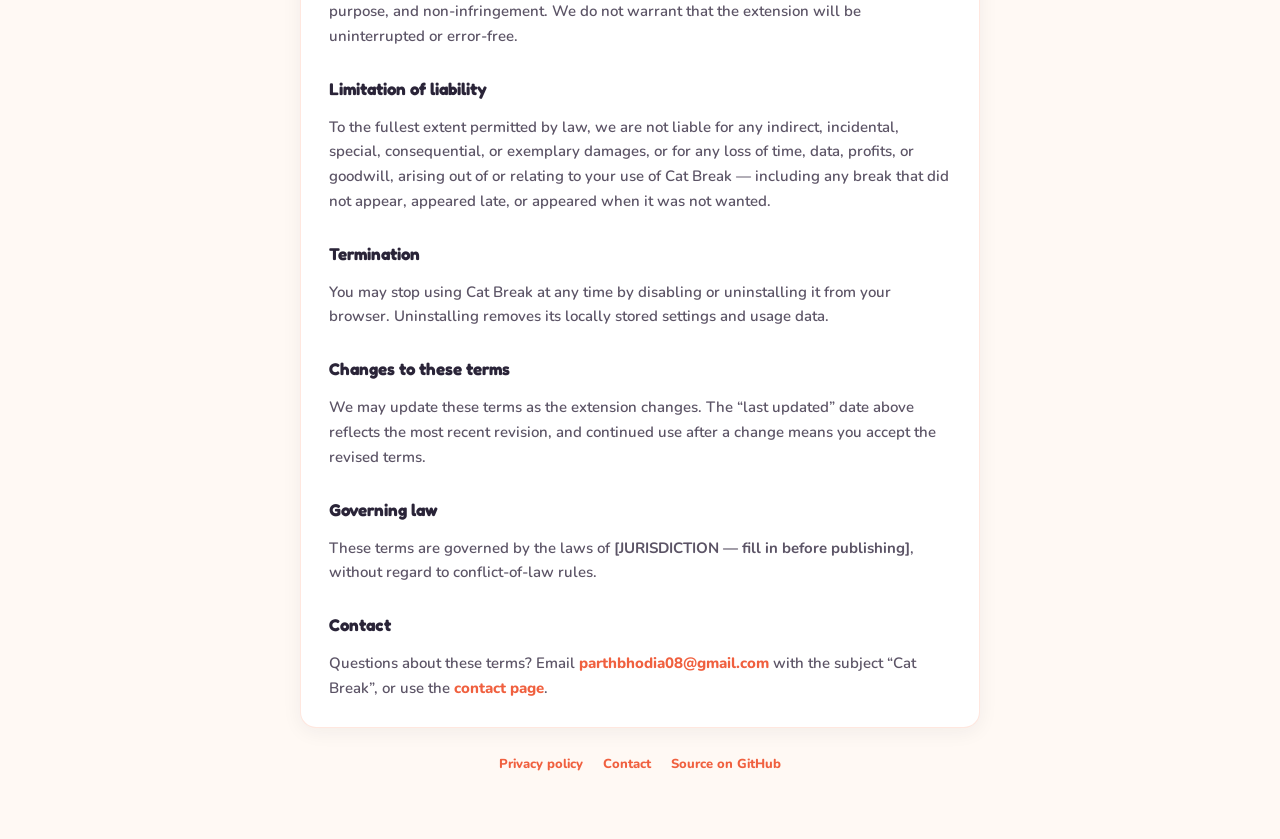
<file: terms.html>
<!DOCTYPE html>
<html lang="en">
<head>
  <meta charset="UTF-8">
  <meta name="viewport" content="width=device-width, initial-scale=1.0">
  <title>Terms of Service – Cat Break</title>
  <link rel="preconnect" href="https://fonts.googleapis.com">
  <link rel="preconnect" href="https://fonts.gstatic.com" crossorigin>
  <link href="https://fonts.googleapis.com/css2?family=Fredoka:wght@500;600;700&family=Nunito:wght@600;700;800&display=swap" rel="stylesheet">
  <link rel="stylesheet" href="pages.css">
</head>
<body>
  <main class="page">
    <header class="page-header">
      <span class="page-logo" aria-hidden="true">📜</span>
      <div>
        <h1>Terms of Service</h1>
        <p class="updated">Last updated: 2026-08-02</p>
      </div>
    </header>

    <p class="highlight">
      Cat Break is free, and you can stop using it any time by uninstalling it. It is a gentle
      nudge, not a lock — the break can always be dismissed. It is provided as is, with no warranty.
    </p>

    <section class="card">
      <h2>Acceptance</h2>
      <p>
        By installing or using the Cat Break browser extension (“Cat Break”, “the extension”),
        you agree to these terms. If you do not agree, please do not install or use it.
      </p>

      <h2>What Cat Break does</h2>
      <p>
        Cat Break tracks how long you actively spend on a website and plays a full-screen cat
        video once you reach a limit you set. Limits, exclusions, and timings are chosen by you
        and stored on your own device.
      </p>

      <h2>What Cat Break is not</h2>
      <ul>
        <li><strong>Not a security or content-blocking tool.</strong> The break overlay can be dismissed with <code>Esc</code> or the “Shoo” button, and the extension can be disabled or removed at any time.</li>
        <li><strong>Not parental-control or monitoring software.</strong> It does not enforce limits against a user’s wishes and does not report activity to anyone.</li>
        <li><strong>Not medical, psychological, or wellbeing advice.</strong> It is a reminder to take a break, nothing more.</li>
      </ul>
      <p>
        Do not rely on Cat Break in any situation where a missed, late, or bypassed break would
        cause harm.
      </p>

      <h2>Using Cat Break</h2>
      <ul>
        <li>Cat Break is free to use, for personal or commercial purposes.</li>
        <li>The source code is licensed under the Apache License 2.0, which governs the code itself.</li>
        <li>Please use the extension lawfully, and do not use it to interfere with systems or accounts you are not authorized to use.</li>
      </ul>

      <h2>Your data</h2>
      <p>
        Cat Break keeps your settings and usage totals on your device and does not transmit them.
        See the <a href="privacy.html">privacy policy</a> for details, including the one third
        party contacted (our Supabase storage CDN) to deliver cat videos.
      </p>

      <h2>Third-party services</h2>
      <ul>
        <li>Cat videos are delivered from our Supabase storage CDN.</li>
        <li>Fonts are loaded from Google Fonts.</li>
        <li>Distribution and updates are handled by the Chrome Web Store, under Google’s own terms.</li>
      </ul>
      <p>These services are outside our control, and their availability is not guaranteed.</p>

      <h2>Availability and changes</h2>
      <p>
        Cat Break is provided free of charge and may be changed, updated, or discontinued at any
        time without notice. Individual features, including the cat video library, may change
        between versions.
      </p>

      <h2>Disclaimer of warranties</h2>
      <p>
        Cat Break is provided “as is” and “as available”, without warranty of any kind, express
        or implied, including the implied warranties of merchantability, fitness for a particular
        purpose, and non-infringement. We do not warrant that the extension will be uninterrupted
        or error-free.
      </p>

      <h2>Limitation of liability</h2>
      <p>
        To the fullest extent permitted by law, we are not liable for any indirect, incidental,
        special, consequential, or exemplary damages, or for any loss of time, data, profits, or
        goodwill, arising out of or relating to your use of Cat Break — including any break that
        did not appear, appeared late, or appeared when it was not wanted.
      </p>

      <h2>Termination</h2>
      <p>
        You may stop using Cat Break at any time by disabling or uninstalling it from your
        browser. Uninstalling removes its locally stored settings and usage data.
      </p>

      <h2>Changes to these terms</h2>
      <p>
        We may update these terms as the extension changes. The “last updated” date above
        reflects the most recent revision, and continued use after a change means you accept the
        revised terms.
      </p>

      <h2>Governing law</h2>
      <p>
        These terms are governed by the laws of
        <strong>[JURISDICTION — fill in before publishing]</strong>, without regard to
        conflict-of-law rules.
      </p>

      <h2>Contact</h2>
      <p>
        Questions about these terms? Email
        <a href="mailto:parthbhodia08@gmail.com?subject=Cat%20Break">parthbhodia08@gmail.com</a>
        with the subject “Cat Break”, or use the <a href="contact.html">contact page</a>.
      </p>
    </section>

    <footer class="page-footer">
      <a href="privacy.html">Privacy policy</a>
      <a href="contact.html">Contact</a>
      <a href="https://github.com/parthbhodia/gatekeep-lock-chrome-extension" target="_blank" rel="noopener">Source on GitHub</a>
    </footer>
  </main>
</body>
</html>
</file>
<file: pages.css>
/* Shared styles for the standalone extension pages (privacy, contact). */

*, *::before, *::after { box-sizing: border-box; }

:root {
  --cream: #fff9f4;
  --cream-deep: #fff0e6;
  --ink: #2a2438;
  --ink-soft: #5c5466;
  --muted: #8b8394;
  --coral: #ff7b54;
  --coral-deep: #f0603f;
  --peach: #ffc9a8;
  --lilac: #b8a9ff;
  --lilac-soft: #ede9ff;
  --card: #ffffff;
  --card-edge: rgba(255, 147, 112, 0.22);
  --shadow-soft: 0 4px 20px rgba(42, 36, 56, 0.06);
  --shadow-lift: 0 8px 28px rgba(255, 107, 74, 0.12);
  --radius-card: 16px;
  --radius-pill: 999px;
  --font-display: "Fredoka", "Nunito", "Segoe UI", system-ui, sans-serif;
  --font-body: "Nunito", "Segoe UI", system-ui, sans-serif;
}

body {
  margin: 0;
  padding: 40px 20px 64px;
  font-family: var(--font-body);
  font-size: 15px;
  font-weight: 600;
  line-height: 1.65;
  color: var(--ink);
  background-color: var(--cream);
  background-image:
    radial-gradient(circle at 12% 12%, rgba(255, 123, 84, 0.09) 0%, transparent 42%),
    radial-gradient(circle at 88% 88%, rgba(184, 169, 255, 0.12) 0%, transparent 38%);
  background-attachment: fixed;
}

.page {
  max-width: 680px;
  margin: 0 auto;
}

.page-header {
  display: flex;
  align-items: center;
  gap: 14px;
  margin-bottom: 28px;
}

.page-logo {
  font-size: 34px;
  line-height: 1;
}

.page-header h1 {
  margin: 0;
  font-family: var(--font-display);
  font-size: 26px;
  font-weight: 700;
  letter-spacing: -0.01em;
}

.page-header p {
  margin: 2px 0 0;
  font-size: 13px;
  font-weight: 700;
  color: var(--muted);
}

.card {
  padding: 26px 28px;
  margin-bottom: 18px;
  background: var(--card);
  border: 1px solid var(--card-edge);
  border-radius: var(--radius-card);
  box-shadow: var(--shadow-soft);
}

.card h2 {
  margin: 0 0 12px;
  font-family: var(--font-display);
  font-size: 17px;
  font-weight: 700;
  color: var(--ink);
}

.card h2:not(:first-child) {
  margin-top: 26px;
}

.card p {
  margin: 0 0 12px;
  color: var(--ink-soft);
}

.card p:last-child { margin-bottom: 0; }

.card ul {
  margin: 0 0 12px;
  padding-left: 20px;
  color: var(--ink-soft);
}

.card li { margin-bottom: 7px; }
.card li:last-child { margin-bottom: 0; }

.card code {
  padding: 2px 6px;
  font-family: ui-monospace, SFMono-Regular, "SF Mono", Menlo, monospace;
  font-size: 0.87em;
  font-weight: 700;
  color: var(--coral-deep);
  background: var(--cream-deep);
  border-radius: 6px;
}

a {
  color: var(--coral-deep);
  font-weight: 800;
  text-decoration: none;
}

a:hover { text-decoration: underline; }

a:focus-visible,
.contact-action:focus-visible {
  outline: 2px solid var(--lilac);
  outline-offset: 2px;
  border-radius: 4px;
}

.highlight {
  padding: 16px 18px;
  margin-bottom: 22px;
  background: linear-gradient(135deg, #fff5ef, #f3eeff);
  border: 1px solid rgba(255, 180, 140, 0.55);
  border-radius: var(--radius-card);
  font-size: 14px;
  font-weight: 700;
  color: var(--ink-soft);
}

.updated {
  font-size: 12px;
  font-weight: 700;
  color: var(--muted);
  text-transform: uppercase;
  letter-spacing: 0.06em;
}

/* Contact page action list */

.contact-actions {
  display: grid;
  gap: 12px;
  margin: 0;
  padding: 0;
  list-style: none;
}

.contact-action {
  display: flex;
  align-items: center;
  gap: 14px;
  padding: 16px 18px;
  background: var(--cream-deep);
  border: 1px solid var(--card-edge);
  border-radius: var(--radius-card);
  text-decoration: none;
  color: inherit;
  font-weight: 600;
  transition: transform 0.15s ease, box-shadow 0.15s ease;
}

.contact-action:hover {
  transform: translateY(-1px);
  box-shadow: var(--shadow-lift);
  text-decoration: none;
}

.contact-action-ico {
  flex: none;
  font-size: 22px;
  line-height: 1;
}

.contact-action-title {
  display: block;
  font-family: var(--font-display);
  font-size: 15px;
  font-weight: 700;
  color: var(--ink);
}

.contact-action-sub {
  display: block;
  font-size: 13px;
  color: var(--ink-soft);
}

.page-footer {
  margin-top: 26px;
  text-align: center;
  font-size: 13px;
  font-weight: 700;
  color: var(--muted);
}

.page-footer a { margin: 0 8px; }

@media (prefers-reduced-motion: reduce) {
  .contact-action { transition: none; }
  .contact-action:hover { transform: none; }
}
</file>
<file: popup.css>
*,
*::before,
*::after {
  box-sizing: border-box;
  margin: 0;
  padding: 0;
}

:root {
  --cream: #fff9f4;
  --cream-deep: #fff0e6;
  --ink: #2a2438;
  --ink-soft: #5c5466;
  --muted: #8b8394;
  --coral: #ff7b54;
  --coral-deep: #f0603f;
  --peach: #ffc9a8;
  --lilac: #b8a9ff;
  --lilac-soft: #ede9ff;
  --card: #ffffff;
  --card-edge: rgba(255, 147, 112, 0.22);
  --shadow-soft: 0 4px 20px rgba(42, 36, 56, 0.06);
  --shadow-lift: 0 8px 28px rgba(255, 107, 74, 0.12);
  --radius-card: 16px;
  --radius-pill: 999px;
  --font-display: "Fredoka", "Nunito", "Segoe UI", system-ui, sans-serif;
  --font-body: "Nunito", "Segoe UI", system-ui, sans-serif;
}

body {
  width: 360px;
  font-family: var(--font-body);
  font-size: 13px;
  font-weight: 600;
  color: var(--ink);
  background-color: var(--cream);
  background-image:
    radial-gradient(circle at 12% 18%, rgba(255, 123, 84, 0.09) 0%, transparent 42%),
    radial-gradient(circle at 88% 82%, rgba(184, 169, 255, 0.12) 0%, transparent 38%),
    radial-gradient(circle at 50% 50%, rgba(255, 201, 168, 0.35) 0%, transparent 55%);
  overflow-x: hidden;
  overflow-y: auto;
}

.app-shell {
  min-height: 560px;
  position: relative;
  overflow: visible;
}

/* ── Header ─────────────────────────────────────────────────────────────── */

.header {
  display: flex;
  align-items: center;
  gap: 12px;
  padding: 16px 14px 14px;
  background:
    linear-gradient(145deg, rgba(255, 255, 255, 0.2) 0%, transparent 48%),
    linear-gradient(118deg, #ff9a6c 0%, #ff6b5c 42%, #8b6cf0 100%);
  color: #fff;
  position: relative;
  overflow: hidden;
  box-shadow: 0 10px 32px rgba(255, 91, 76, 0.25);
}

.header::after {
  content: "";
  position: absolute;
  right: -24px;
  bottom: -28px;
  width: 120px;
  height: 120px;
  background: radial-gradient(circle, rgba(255, 255, 255, 0.2) 0%, transparent 70%);
  pointer-events: none;
}

.header-logo-wrap {
  position: relative;
  flex-shrink: 0;
  width: 48px;
  height: 48px;
  display: grid;
  place-items: center;
}

.logo {
  font-size: 30px;
  line-height: 1;
  position: relative;
  z-index: 1;
  filter: drop-shadow(0 2px 6px rgba(0, 0, 0, 0.15));
}

.logo-ring {
  position: absolute;
  inset: 0;
  border-radius: 50%;
  background: rgba(255, 255, 255, 0.22);
  border: 2px solid rgba(255, 255, 255, 0.45);
  box-shadow: inset 0 2px 8px rgba(255, 255, 255, 0.35);
}

.header-text {
  min-width: 0;
  position: relative;
  z-index: 1;
}

.header-text h1 {
  font-family: var(--font-display);
  font-size: 17px;
  font-weight: 700;
  letter-spacing: 0.02em;
  text-shadow: 0 1px 2px rgba(0, 0, 0, 0.12);
}

.header-text p {
  font-size: 11px;
  font-weight: 700;
  opacity: 0.94;
  margin-top: 3px;
  line-height: 1.35;
}

.toggle {
  margin-left: auto;
  cursor: pointer;
  display: inline-flex;
  align-items: center;
  position: relative;
  z-index: 1;
}

.toggle input {
  display: none;
}

.toggle-track {
  display: block;
  width: 46px;
  height: 26px;
  background: rgba(255, 255, 255, 0.35);
  border-radius: var(--radius-pill);
  position: relative;
  transition: background 0.22s ease, box-shadow 0.22s ease;
  box-shadow: inset 0 1px 3px rgba(0, 0, 0, 0.12);
  border: 1px solid rgba(255, 255, 255, 0.35);
}

.toggle input:checked ~ .toggle-track {
  background: rgba(255, 255, 255, 0.55);
  box-shadow: inset 0 1px 2px rgba(0, 0, 0, 0.08);
}

.toggle-thumb {
  position: absolute;
  top: 3px;
  left: 4px;
  width: 18px;
  height: 18px;
  background: #fff;
  border-radius: 50%;
  box-shadow: 0 2px 8px rgba(0, 0, 0, 0.2);
  transition: transform 0.22s ease, background 0.22s ease;
}

.toggle input:checked ~ .toggle-track .toggle-thumb {
  transform: translateX(18px);
  background: #fff8f4;
}

/* Inline switch (e.g. Random cat) — sits on card background, not header gradient */
.toggle-inline {
  margin-left: auto;
  flex-shrink: 0;
}

.toggle-inline .toggle-track {
  background: #ede8f3;
  border: 1px solid rgba(255, 155, 120, 0.4);
  box-shadow: inset 0 1px 2px rgba(42, 36, 56, 0.06);
}

.toggle-inline input:checked ~ .toggle-track {
  background: linear-gradient(120deg, #ff9b67, #ff6b4a);
  border-color: rgba(255, 120, 88, 0.55);
  box-shadow: inset 0 1px 2px rgba(0, 0, 0, 0.06);
}

.toggle-inline .toggle-thumb {
  background: #fff;
}

.toggle-inline input:checked ~ .toggle-track .toggle-thumb {
  background: #fff8f4;
}

.toggle-row {
  display: flex;
  align-items: center;
  justify-content: space-between;
  gap: 10px;
  position: relative;
  width: 100%;
  min-height: 28px;
}

.toggle-row-label {
  display: inline-flex;
  align-items: center;
  gap: 4px;
  flex-wrap: wrap;
  min-width: 0;
  font-family: var(--font-body);
  font-size: 12px;
  font-weight: 800;
  color: var(--ink-soft);
}

/* ── Tabs ───────────────────────────────────────────────────────────────── */

.tabs {
  display: flex;
  gap: 10px;
  padding: 12px 12px 10px;
  background: rgba(255, 255, 255, 0.72);
  backdrop-filter: blur(10px);
  border-bottom: 1px solid rgba(255, 155, 120, 0.18);
}

.tab-btn {
  flex: 1;
  display: inline-flex;
  align-items: center;
  justify-content: center;
  gap: 6px;
  border: 2px solid transparent;
  border-radius: 14px;
  padding: 9px 10px;
  font-family: var(--font-display);
  font-size: 13px;
  font-weight: 600;
  color: var(--ink-soft);
  background: rgba(255, 255, 255, 0.85);
  cursor: pointer;
  transition:
    color 0.18s ease,
    background 0.18s ease,
    border-color 0.18s ease,
    box-shadow 0.18s ease,
    transform 0.12s ease;
  box-shadow: var(--shadow-soft);
}

.tab-btn:hover {
  color: var(--ink);
  border-color: rgba(255, 155, 120, 0.35);
}

.tab-btn:active {
  transform: scale(0.98);
}

.tab-ico {
  font-size: 14px;
  line-height: 1;
  opacity: 0.88;
}

.tab-btn.is-active {
  color: var(--coral-deep);
  background: linear-gradient(180deg, #fff 0%, #fff5ef 100%);
  border-color: rgba(255, 123, 84, 0.45);
  box-shadow: var(--shadow-lift);
}

.tab-btn.is-active .tab-ico {
  opacity: 1;
}

.tour-replay-btn {
  flex: 0 0 auto;
  margin-left: auto;
  align-self: center;
  padding: 6px 10px;
  border: none;
  border-radius: 10px;
  font-family: var(--font-body);
  font-size: 11px;
  font-weight: 700;
  color: var(--lilac-deep);
  background: rgba(184, 107, 224, 0.12);
  cursor: pointer;
  transition: background 0.15s ease, color 0.15s ease;
}

.tour-replay-btn:hover {
  background: rgba(184, 107, 224, 0.2);
  color: var(--ink);
}

.tour-replay-btn:disabled {
  opacity: 0.45;
  cursor: default;
  pointer-events: none;
}

.save-indicator {
  display: none;
}

.tab-panel {
  display: none;
  padding-bottom: 12px;
  overflow: visible;
}

.tab-panel.is-active {
  display: block;
}

/* ── Sections & labels ──────────────────────────────────────────────────── */

.section {
  margin: 12px 12px 0;
  padding: 14px 14px 15px;
  border: 1px solid var(--card-edge);
  border-radius: var(--radius-card);
  background: var(--card);
  box-shadow: var(--shadow-soft);
  position: relative;
  overflow: visible;
}

.section::before {
  content: "";
  position: absolute;
  top: 0;
  left: 16px;
  right: 16px;
  height: 3px;
  border-radius: 0 0 8px 8px;
  background: linear-gradient(90deg, transparent, var(--peach), var(--lilac), transparent);
  opacity: 0.85;
}

.label-after-option {
  display: block;
  margin-top: 14px;
}

.label {
  position: relative;
  display: block;
  margin-bottom: 11px;
  font-family: var(--font-display);
  font-size: 11px;
  font-weight: 600;
  text-transform: none;
  letter-spacing: 0.04em;
  color: var(--ink-soft);
}

.label::first-letter {
  font-weight: 700;
}

.section .info {
  display: inline-flex;
  align-items: center;
  justify-content: center;
  width: 16px;
  height: 16px;
  margin-left: 2px;
  font-size: 10px;
  font-weight: 800;
  font-family: var(--font-display);
  color: #fff;
  background: linear-gradient(145deg, var(--coral), #e85d7a);
  border-radius: 50%;
  cursor: pointer;
  position: static;
  vertical-align: middle;
  line-height: 1;
  box-shadow: 0 2px 6px rgba(255, 107, 92, 0.35);
  outline: none;
}

.section .info::before {
  content: attr(data-tooltip);
  position: absolute;
  top: 100%;
  left: 0;
  right: 0;
  margin-top: 8px;
  padding: 8px 10px;
  box-sizing: border-box;
  width: auto;
  max-width: 100%;
  transform: none;
  font-size: 10px;
  font-weight: 600;
  font-family: var(--font-body);
  line-height: 1.4;
  color: #fff;
  background: #2a2438;
  border-radius: 10px;
  box-shadow: 0 8px 28px rgba(42, 36, 56, 0.35);
  white-space: normal;
  text-align: left;
  word-break: break-word;
  hyphens: auto;
  pointer-events: none;
  opacity: 0;
  visibility: hidden;
  transition:
    opacity 0.14s ease,
    visibility 0.14s ease;
  z-index: 10002;
}

.section .info:hover::before,
.section .info:focus-visible::before {
  opacity: 1;
  visibility: visible;
}

.section .info:focus-visible {
  box-shadow:
    0 0 0 2px #fff,
    0 0 0 4px var(--coral),
    0 2px 6px rgba(255, 107, 92, 0.35);
}

.label:has(.info:hover),
.label:has(.info:focus-visible) {
  z-index: 10003;
}

.option-row:has(.info:hover),
.option-row:has(.info:focus-visible) {
  z-index: 10003;
}

.toggle-row:has(.info:hover),
.toggle-row:has(.info:focus-visible) {
  z-index: 10003;
}

.section .info::after {
  content: "i";
  font-size: 9px;
}

.option-row {
  position: relative;
  display: flex;
  align-items: flex-start;
  gap: 10px;
  cursor: pointer;
  font-size: 12px;
  font-weight: 700;
  color: var(--ink-soft);
  letter-spacing: 0;
  text-transform: none;
  margin: 0;
  line-height: 1.4;
}

.option-checkbox {
  width: 17px;
  height: 17px;
  margin-top: 2px;
  flex-shrink: 0;
  accent-color: var(--coral);
  cursor: pointer;
  border-radius: 4px;
}

.option-note {
  margin: 8px 0 0 28px;
  font-size: 11px;
  font-weight: 600;
  line-height: 1.45;
  color: var(--ink-soft);
}

.social-sites {
  display: flex;
  flex-wrap: wrap;
  gap: 6px;
  margin: 8px 0 0 28px;
}

.social-sites.is-disabled {
  opacity: 0.45;
  pointer-events: none;
}

.site-chip {
  display: inline-flex;
  align-items: center;
  gap: 5px;
  padding: 4px 10px;
  border-radius: 999px;
  border: 1px solid rgba(255, 180, 140, 0.55);
  background: #fff;
  font-size: 11px;
  font-weight: 700;
  color: var(--ink-soft);
  cursor: pointer;
}

.site-chip.is-off {
  opacity: 0.55;
}

.site-chip input {
  accent-color: var(--coral-deep, #ff6b3d);
  margin: 0;
}

.option-row-text {
  flex: 1;
  min-width: 0;
  font-family: var(--font-body);
}

.option-row .info {
  margin-top: 0;
  flex-shrink: 0;
}

.toast {
  position: fixed;
  left: 50%;
  bottom: 16px;
  transform: translateX(-50%);
  min-width: 200px;
  max-width: 320px;
  padding: 11px 16px;
  border-radius: 14px;
  background: var(--ink);
  color: #fff;
  font-family: var(--font-body);
  font-size: 12px;
  font-weight: 700;
  box-shadow: 0 10px 36px rgba(42, 36, 56, 0.35);
  opacity: 0;
  pointer-events: none;
  transition: opacity 0.22s ease;
  z-index: 9999;
}

.toast.is-visible {
  opacity: 0.98;
}

.toast.success {
  background: linear-gradient(135deg, #34c38f, #24a06f);
}

.toast.error {
  background: linear-gradient(135deg, #ff6b7a, #ff8f5c);
}

.toast.info {
  background: linear-gradient(135deg, #5c5466, #3d3550);
}

.section-header {
  display: flex;
  align-items: center;
  justify-content: space-between;
}

.reset-btn {
  border: 1px solid rgba(255, 155, 120, 0.35);
  background: var(--cream-deep);
  color: var(--ink-soft);
  border-radius: 10px;
  padding: 6px 10px;
  font-family: var(--font-body);
  font-size: 11px;
  font-weight: 700;
  cursor: pointer;
}

.reset-btn:hover {
  background: #ffe8dc;
}

.helper-text {
  margin-top: 6px;
  font-size: 11px;
  color: var(--muted);
  line-height: 1.4;
}

.is-hidden {
  display: none !important;
}

.chip-row {
  display: flex;
  flex-wrap: wrap;
  gap: 8px;
  margin-top: 8px;
}

.chip-row.is-disabled .chip {
  opacity: 0.45;
  pointer-events: none;
  cursor: default;
}

.num-input:disabled {
  background: var(--cream-deep);
  color: var(--muted);
  border-color: rgba(139, 131, 148, 0.25);
}

.chip {
  border: 2px solid rgba(255, 155, 120, 0.28);
  background: linear-gradient(180deg, #fffdf9 0%, #fff5ee 100%);
  color: var(--ink-soft);
  border-radius: var(--radius-pill);
  padding: 7px 12px;
  font-family: var(--font-body);
  font-size: 11px;
  font-weight: 800;
  cursor: pointer;
  transition:
    background 0.15s ease,
    border-color 0.15s ease,
    color 0.15s ease,
    transform 0.1s ease;
}

.chip:hover {
  border-color: rgba(255, 123, 84, 0.5);
  color: var(--ink);
}

.chip:active {
  transform: scale(0.97);
}

.chip.is-active {
  border-color: var(--coral);
  color: var(--coral-deep);
  background: linear-gradient(180deg, #fff8f2 0%, #ffe8d9 100%);
  box-shadow: 0 3px 12px rgba(255, 107, 74, 0.2);
}

.custom-row {
  display: flex;
  align-items: center;
  gap: 8px;
  margin-top: 11px;
}

.num-input {
  width: 78px;
  padding: 8px 10px;
  border: 2px solid rgba(255, 155, 120, 0.3);
  border-radius: 12px;
  text-align: center;
  font-family: var(--font-body);
  font-size: 13px;
  font-weight: 800;
  color: var(--ink);
  outline: none;
  background: #fffcf9;
}

.num-input:focus {
  border-color: var(--coral);
  background: #fff;
  box-shadow: 0 0 0 3px rgba(255, 123, 84, 0.2);
}

.unit {
  color: var(--muted);
  font-size: 12px;
  font-weight: 700;
}

.stats-list {
  display: flex;
  flex-direction: column;
  gap: 8px;
}

.stats-list.is-scrollable {
  max-height: 220px;
  overflow-y: auto;
  padding-right: 4px;
}

.stat-item {
  border: 1px solid rgba(255, 155, 120, 0.2);
  border-radius: 12px;
  padding: 9px 10px;
  background: linear-gradient(180deg, #fffdf9 0%, #faf8ff 100%);
}

.stat-row {
  display: flex;
  align-items: center;
  justify-content: space-between;
  gap: 8px;
}

.stat-domain {
  font-size: 12px;
  font-weight: 800;
  color: var(--ink);
  overflow: hidden;
  text-overflow: ellipsis;
  white-space: nowrap;
}

.stat-time {
  font-size: 11px;
  font-weight: 800;
  color: var(--muted);
}

.stat-time.over {
  color: #e14b6b;
}

.stat-bar {
  margin-top: 7px;
  height: 5px;
  border-radius: var(--radius-pill);
  background: rgba(255, 201, 168, 0.4);
  overflow: hidden;
}

.stat-fill {
  height: 100%;
  border-radius: inherit;
  background: linear-gradient(90deg, var(--coral), #ff8fab);
}

.stat-fill.over {
  background: #e14b6b;
}

.empty {
  text-align: center;
  color: var(--muted);
  font-size: 12px;
  font-weight: 600;
  padding: 12px 8px;
  line-height: 1.45;
  font-style: italic;
}

.site-limits {
  max-height: 160px;
  overflow-y: auto;
  display: flex;
  flex-direction: column;
  gap: 7px;
  margin-bottom: 10px;
}

.site-limits-column-head {
  display: grid;
  grid-template-columns: minmax(0, 1fr) 44px minmax(64px, 88px) 28px;
  align-items: center;
  gap: 6px;
  padding: 2px 8px 4px;
  font-family: var(--font-display);
  font-size: 10px;
  font-weight: 600;
  text-transform: uppercase;
  letter-spacing: 0.08em;
  color: var(--muted);
}

.site-limits-column-head span:last-child {
  justify-self: end;
}

.site-item {
  display: grid;
  grid-template-columns: minmax(0, 1fr) 44px minmax(64px, 88px) 28px;
  align-items: center;
  gap: 6px;
  border: 1px solid rgba(184, 169, 255, 0.35);
  border-radius: 12px;
  padding: 8px 9px;
  background: linear-gradient(135deg, #fefcff 0%, #fff8f4 100%);
}

.site-item-domain {
  min-width: 0;
  font-size: 12px;
  font-weight: 800;
  color: var(--ink);
  overflow: hidden;
  text-overflow: ellipsis;
  white-space: nowrap;
}

.site-item-limit {
  font-size: 11px;
  color: #7c6fd0;
  font-weight: 800;
  justify-self: start;
}

.site-item-cats {
  font-size: 10px;
  font-weight: 700;
  color: var(--muted);
  min-width: 0;
  overflow: hidden;
  text-overflow: ellipsis;
  white-space: nowrap;
}

.site-item-rm {
  justify-self: end;
  border: none;
  background: transparent;
  color: #c5c0d4;
  cursor: pointer;
  font-size: 15px;
  font-weight: 800;
  border-radius: 8px;
  padding: 2px 4px;
  transition: color 0.15s ease, background 0.15s ease;
}

.site-item-rm:hover {
  color: #e14b6b;
  background: rgba(225, 75, 107, 0.08);
}

.add-row {
  display: flex;
  gap: 8px;
  margin-top: 11px;
}

.site-input,
.min-input {
  border: 2px solid rgba(255, 155, 120, 0.28);
  border-radius: 12px;
  padding: 8px 10px;
  font-family: var(--font-body);
  font-size: 12px;
  font-weight: 600;
  outline: none;
  background: #fffcf9;
}

.site-input {
  flex: 1;
  min-width: 0;
}

.min-input {
  width: 58px;
  text-align: center;
}

.site-input:focus,
.min-input:focus {
  border-color: var(--coral);
  background: #fff;
  box-shadow: 0 0 0 3px rgba(255, 123, 84, 0.18);
}

.add-btn {
  border: none;
  border-radius: 12px;
  padding: 0 14px;
  background: linear-gradient(145deg, #4a3f5c 0%, #2a2438 100%);
  color: #fff;
  font-family: var(--font-display);
  font-size: 12px;
  font-weight: 700;
  cursor: pointer;
  box-shadow: 0 4px 14px rgba(42, 36, 56, 0.25);
  transition: transform 0.12s ease, box-shadow 0.15s ease, opacity 0.15s ease;
}

.add-btn:hover {
  opacity: 0.95;
  box-shadow: 0 6px 20px rgba(42, 36, 56, 0.3);
}

.add-btn:active {
  transform: scale(0.97);
}

.cat-video-grid {
  display: grid;
  grid-template-columns: repeat(2, minmax(0, 1fr));
  gap: 10px;
}

.video-card {
  border: 2px solid rgba(255, 155, 120, 0.25);
  border-radius: 14px;
  padding: 7px;
  background: linear-gradient(180deg, #fff 0%, #fff8f3 100%);
  cursor: pointer;
  text-align: left;
  transition:
    border-color 0.18s ease,
    box-shadow 0.18s ease,
    transform 0.12s ease;
}

.video-card:hover {
  border-color: rgba(255, 123, 84, 0.45);
}

.video-card:active {
  transform: scale(0.98);
}

.video-card.is-selected {
  border-color: var(--coral);
  background: linear-gradient(180deg, #fff9f4 0%, #ffe8d9 100%);
  box-shadow: 0 4px 18px rgba(255, 107, 74, 0.22);
}

.video-thumb {
  width: 100%;
  aspect-ratio: 16 / 10;
  object-fit: cover;
  border-radius: 10px;
  background: #101218;
  display: block;
}

.video-label {
  margin-top: 7px;
  display: block;
  font-family: var(--font-display);
  font-size: 11px;
  font-weight: 600;
  color: var(--ink-soft);
}

.preview-cat-btn {
  width: 100%;
  border: none;
  border-radius: 14px;
  padding: 12px 14px;
  background: linear-gradient(135deg, #ff9668 0%, #ff6b5c 50%, #e878a8 100%);
  color: #fff;
  font-family: var(--font-display);
  font-size: 14px;
  font-weight: 700;
  cursor: pointer;
  box-shadow: 0 6px 22px rgba(255, 91, 76, 0.38);
  transition: transform 0.12s ease, box-shadow 0.18s ease, opacity 0.15s ease;
  text-shadow: 0 1px 2px rgba(0, 0, 0, 0.12);
}

.preview-cat-btn:hover {
  opacity: 0.96;
  box-shadow: 0 8px 28px rgba(255, 91, 76, 0.42);
}

.preview-cat-btn:active {
  transform: scale(0.99);
}

.shoo-cat-btn {
  position: relative;
  overflow: hidden;
  width: 100%;
  margin-top: 9px;
  border: 2px dashed rgba(255, 123, 84, 0.45);
  border-radius: 14px;
  padding: 10px 12px;
  background: rgba(255, 248, 242, 0.9);
  color: var(--coral-deep);
  font-family: var(--font-display);
  font-size: 12px;
  font-weight: 700;
  cursor: pointer;
  transition: background 0.15s ease, border-color 0.15s ease;
}

.shoo-cat-btn:hover {
  background: #fff0e6;
  border-color: var(--coral);
}

.shoo-cat-btn.is-hidden {
  display: none;
}

/* Hold progress. scaleX is set from rAF in popup.js, so there is no CSS
   transition on it — one would trail the real progress and keep sliding after
   the button is released. */
.shoo-fill {
  position: absolute;
  inset: 0;
  border-radius: 12px;
  background: linear-gradient(90deg, rgba(255, 147, 112, 0.4), rgba(240, 96, 63, 0.4));
  transform: scaleX(0);
  transform-origin: left center;
  pointer-events: none;
}

.shoo-label {
  position: relative; /* keeps the text above the fill */
}

.shoo-cat-btn.is-holding {
  border-style: solid;
  border-color: var(--coral);
  background: #fff6f0;
}

.preview-msg {
  min-height: 18px;
  margin-top: 9px;
  text-align: center;
  font-size: 11px;
  font-weight: 700;
  color: var(--muted);
}

.exclude-current-btn {
  width: 100%;
  margin-top: 8px;
  border: 2px dashed rgba(184, 169, 255, 0.55);
  border-radius: 14px;
  padding: 9px 12px;
  background: transparent;
  color: var(--ink-soft);
  font-family: var(--font-body);
  font-size: 12px;
  font-weight: 700;
  cursor: pointer;
  transition:
    border-color 0.15s ease,
    color 0.15s ease,
    background 0.15s ease;
}

.exclude-current-btn:hover {
  border-color: #2f995f;
  color: #2f995f;
  background: #f0fff7;
}

.review-banner {
  display: none;
  align-items: center;
  gap: 10px;
  margin: 12px 12px 12px;
  padding: 12px 14px;
  border-radius: var(--radius-card);
  background: linear-gradient(135deg, #fff5ef, #f3eeff);
  border: 1px solid rgba(255, 180, 140, 0.55);
  font-family: var(--font-body);
  font-size: 12px;
  font-weight: 700;
  color: var(--ink-soft);
  box-shadow: var(--shadow-soft);
}

.review-banner.is-visible {
  display: flex;
}

.review-link {
  margin-left: auto;
  color: var(--coral-deep);
  font-weight: 800;
  text-decoration: none;
  white-space: nowrap;
}

.review-link:hover {
  text-decoration: underline;
}

.review-dismiss {
  border: none;
  background: transparent;
  color: #b8b0c9;
  cursor: pointer;
  font-size: 14px;
  padding: 0;
  line-height: 1;
  border-radius: 6px;
}

.review-dismiss:hover {
  color: var(--ink-soft);
}

/* ── First-run feature tour ──────────────────────────────────────────────── */

.tour-overlay {
  position: fixed;
  inset: 0;
  z-index: 20000;
  display: flex;
  align-items: center;
  justify-content: center;
  padding: 16px;
  background: transparent;
  pointer-events: none;
}

.tour-overlay.is-hidden {
  display: none;
}

.tour-overlay.tour-has-target.tour-target-lower {
  align-items: flex-start;
  justify-content: center;
  padding-top: 96px;
  padding-bottom: 12px;
}

.tour-overlay.tour-has-target.tour-target-upper {
  align-items: flex-end;
  justify-content: center;
  padding-top: 24px;
  padding-bottom: 12px;
}

.tour-scrim {
  position: absolute;
  inset: 0;
  z-index: 0;
  background: rgba(42, 36, 56, 0.48);
  backdrop-filter: blur(3px);
  pointer-events: auto;
  clip-path: none;
}

.tour-modal {
  position: relative;
  z-index: 1;
  width: 100%;
  max-width: 300px;
  padding: 20px 20px 16px;
  border-radius: 20px;
  background: linear-gradient(165deg, #2a2442 0%, #1e1b2e 55%, #181528 100%);
  border: 1px solid rgba(255, 255, 255, 0.1);
  box-shadow: 0 20px 48px rgba(0, 0, 0, 0.45);
  text-align: center;
  pointer-events: auto;
}

@keyframes tour-pin-pulse {
  0%,
  100% {
    outline-color: var(--coral);
  }
  50% {
    outline-color: #ff9f7a;
  }
}

.section.is-tour-pin {
  position: relative;
  z-index: 0;
  outline: 3px solid var(--coral);
  outline-offset: 4px;
  animation: tour-pin-pulse 1.75s ease-in-out infinite;
}

.tour-sparkle {
  font-size: 22px;
  line-height: 1.2;
  margin-bottom: 4px;
  letter-spacing: 0.02em;
}

.tour-title {
  margin: 0 0 8px;
  font-family: var(--font-display);
  font-size: 17px;
  font-weight: 800;
  color: #f8f4ff;
  letter-spacing: 0.02em;
}

.tour-body {
  margin: 0 0 14px;
  font-family: var(--font-body);
  font-size: 12px;
  font-weight: 600;
  line-height: 1.45;
  color: rgba(232, 228, 255, 0.92);
}

.tour-dots {
  display: flex;
  justify-content: center;
  align-items: center;
  gap: 7px;
  margin-bottom: 16px;
}

.tour-dot {
  width: 8px;
  height: 8px;
  border-radius: 50%;
  background: rgba(255, 255, 255, 0.22);
  transition: transform 0.15s ease, background 0.15s ease;
}

.tour-dot.is-active {
  background: var(--coral);
  transform: scale(1.15);
}

.tour-actions {
  display: flex;
  justify-content: space-between;
  align-items: center;
  gap: 10px;
}

.tour-skip {
  border: none;
  background: transparent;
  font-family: var(--font-body);
  font-size: 12px;
  font-weight: 700;
  color: rgba(232, 228, 255, 0.55);
  cursor: pointer;
  padding: 8px 4px;
}

.tour-skip:hover {
  color: rgba(232, 228, 255, 0.85);
}

.tour-next {
  flex: 0 0 auto;
  border: none;
  border-radius: 999px;
  padding: 10px 22px;
  font-family: var(--font-body);
  font-size: 13px;
  font-weight: 800;
  color: #1e1b2e;
  background: linear-gradient(180deg, #ffd4a8, var(--coral));
  cursor: pointer;
  box-shadow: 0 4px 14px rgba(255, 123, 84, 0.45);
  transition: transform 0.12s ease;
}

.tour-next:hover {
  transform: translateY(-1px);
}

.tour-next:active {
  transform: translateY(0);
}
</file>
